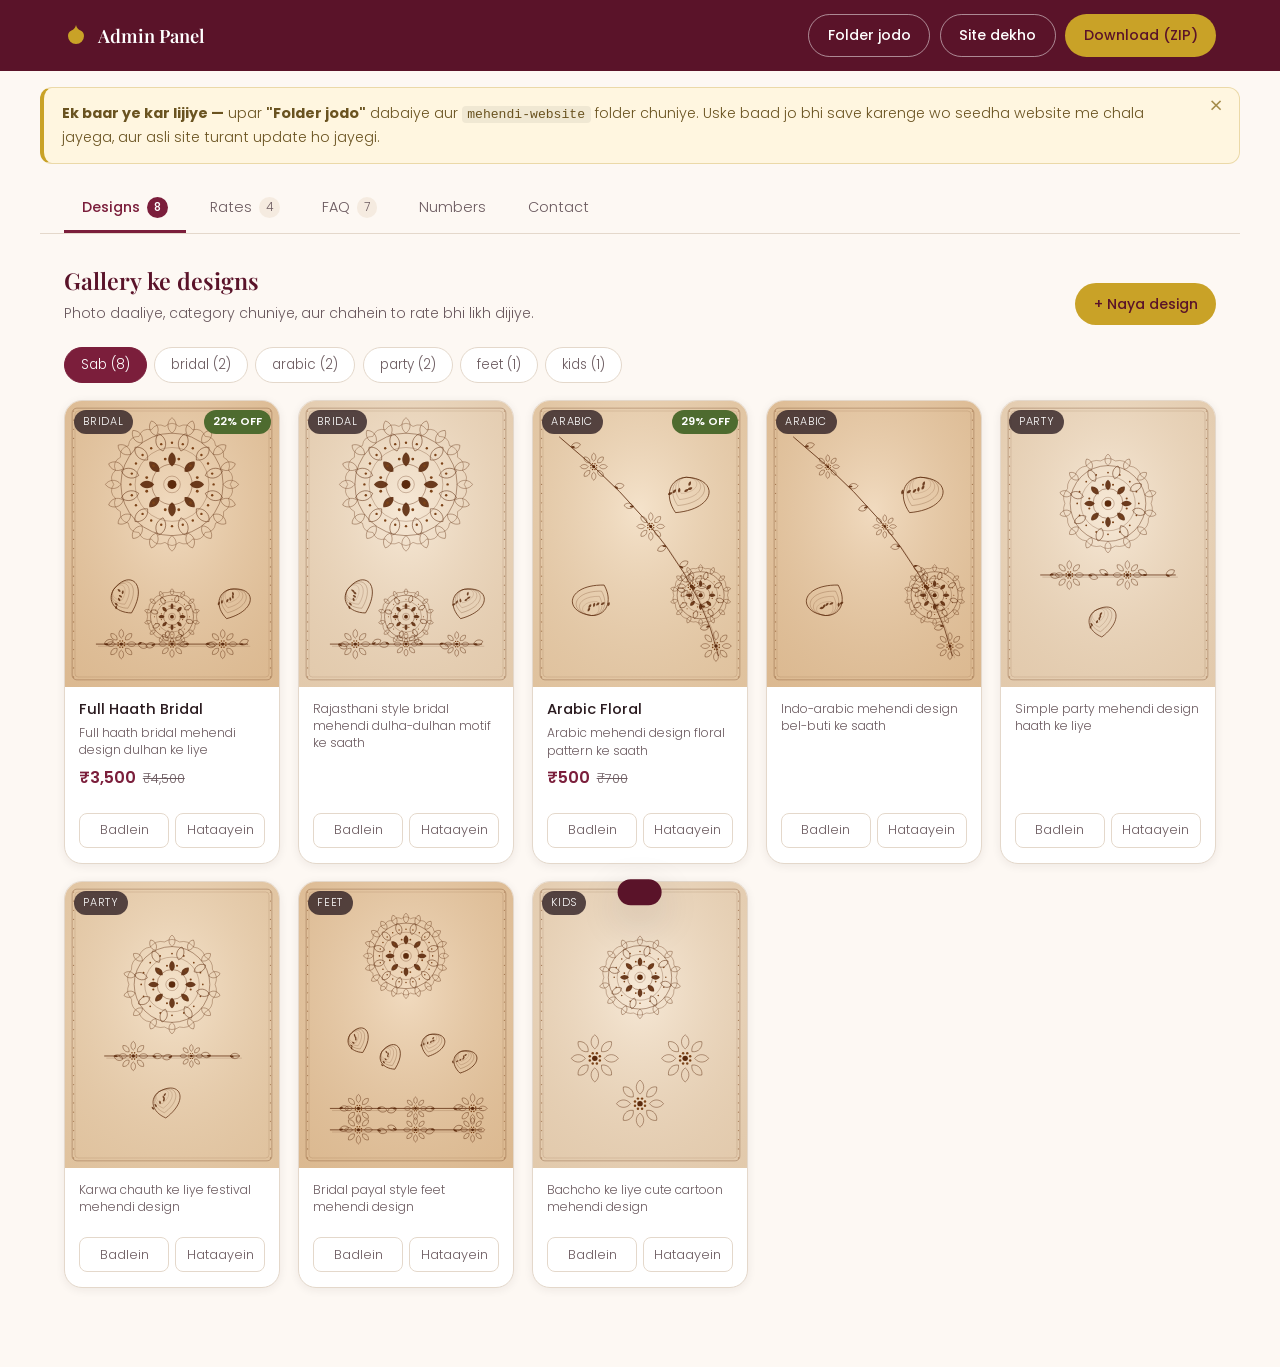
<file: admin.html>
<!DOCTYPE html>
<html lang="hi">
<head>
<meta charset="UTF-8">
<meta name="viewport" content="width=device-width, initial-scale=1.0">
<meta name="robots" content="noindex, nofollow">
<title>Admin Panel | Mehendi by Swity</title>

<link rel="icon" href="favicon.svg" type="image/svg+xml">
<link rel="preconnect" href="https://fonts.googleapis.com">
<link rel="preconnect" href="https://fonts.gstatic.com" crossorigin>
<link href="https://fonts.googleapis.com/css2?family=Playfair+Display:wght@600&family=Poppins:wght@300;400;500;600&display=swap" rel="stylesheet">
<link rel="stylesheet" href="css/admin.css">
</head>

<body>

<!-- ================= HEADER ================= -->
<header class="ad-head">
  <div class="ad-head__in">
    <div class="ad-brand">
      <svg viewBox="0 0 24 24" width="24" height="24" fill="currentColor" aria-hidden="true">
        <path d="M12 2c.6 3 2.4 4.6 4.6 5.6C19 8.7 20 10.6 20 13a8 8 0 0 1-16 0c0-2.4 1-4.3 3.4-5.4C9.6 6.6 11.4 5 12 2z"/>
      </svg>
      <span>Admin Panel</span>
    </div>
    <div class="ad-head__actions">
      <span class="ad-link" id="linkStatus"></span>
      <button class="ad-btn ad-btn--ghost" id="btnConnect">Folder jodo</button>
      <a href="index.html" target="_blank" class="ad-btn ad-btn--ghost" id="btnPreview">Site dekho</a>
      <button class="ad-btn ad-btn--primary" id="btnExport">Download (ZIP)</button>
    </div>
  </div>
</header>

<!-- ================= LOCAL-ONLY WARNING ================= -->
<div class="ad-notice" id="notice">
  <strong>Ek baar ye kar lijiye —</strong> upar <b>"Folder jodo"</b> dabaiye aur
  <code>mehendi-website</code> folder chuniye. Uske baad jo bhi save karenge wo
  seedha website me chala jayega, aur asli site turant update ho jayegi.
  <button class="ad-notice__x" id="noticeX" aria-label="Band karein">&times;</button>
</div>

<div class="ad-notice ad-notice--ok" id="noticeOk" hidden>
  <strong>Folder juda hua hai —</strong> <span id="okFolder"></span>. Ab har save
  seedha website me likha jaata hai. <b>"Site dekho"</b> dabakar check kar sakte hain.
  <button class="ad-notice__x" id="noticeOkX" aria-label="Band karein">&times;</button>
</div>

<!-- ================= TABS ================= -->
<nav class="ad-tabs" role="tablist">
  <button class="ad-tab is-active" data-tab="gallery" role="tab" aria-selected="true">Designs <span class="ad-count" id="cGallery">0</span></button>
  <button class="ad-tab" data-tab="packages" role="tab" aria-selected="false">Rates <span class="ad-count" id="cPackages">0</span></button>
  <button class="ad-tab" data-tab="faqs" role="tab" aria-selected="false">FAQ <span class="ad-count" id="cFaqs">0</span></button>
  <button class="ad-tab" data-tab="stats" role="tab" aria-selected="false">Numbers</button>
  <button class="ad-tab" data-tab="site" role="tab" aria-selected="false">Contact</button>
</nav>

<main class="ad-main">

  <!-- ============ DESIGNS ============ -->
  <section class="ad-panel is-active" data-panel="gallery">
    <div class="ad-panel__head">
      <div>
        <h2>Gallery ke designs</h2>
        <p>Photo daaliye, category chuniye, aur chahein to rate bhi likh dijiye.</p>
      </div>
      <button class="ad-btn ad-btn--primary" id="btnAddDesign">+ Naya design</button>
    </div>

    <div class="ad-filterbar" id="galleryCats"></div>
    <div class="ad-grid" id="galleryList"></div>
    <p class="ad-empty" id="galleryEmpty" hidden>Abhi koi design nahi hai. Upar "+ Naya design" dabaiye.</p>
  </section>

  <!-- ============ PACKAGES ============ -->
  <section class="ad-panel" data-panel="packages">
    <div class="ad-panel__head">
      <div>
        <h2>Packages aur rates</h2>
        <p>Original price aur discount wala rate dono daaliye — site pe kata hua price aur "OFF" badge dikhega.</p>
      </div>
      <button class="ad-btn ad-btn--primary" id="btnAddPackage">+ Naya package</button>
    </div>
    <div class="ad-list" id="packageList"></div>
    <p class="ad-empty" id="packageEmpty" hidden>Abhi koi package nahi hai.</p>
  </section>

  <!-- ============ FAQ ============ -->
  <section class="ad-panel" data-panel="faqs">
    <div class="ad-panel__head">
      <div>
        <h2>Sawaal-Jawaab</h2>
        <p>Jo sawaal client baar-baar poochhte hain, wo yahan daal dijiye.</p>
      </div>
      <button class="ad-btn ad-btn--primary" id="btnAddFaq">+ Naya sawaal</button>
    </div>
    <div class="ad-list" id="faqList"></div>
    <p class="ad-empty" id="faqEmpty" hidden>Abhi koi sawaal nahi hai.</p>
  </section>

  <!-- ============ STATS ============ -->
  <section class="ad-panel" data-panel="stats">
    <div class="ad-panel__head">
      <div>
        <h2>Hero ke neeche wale numbers</h2>
        <p>Jaise "5+ Saal ka Experience". Asli aankde hi daaliye.</p>
      </div>
      <button class="ad-btn ad-btn--primary" id="btnAddStat">+ Naya number</button>
    </div>
    <div class="ad-list" id="statList"></div>
  </section>

  <!-- ============ SITE / CONTACT ============ -->
  <section class="ad-panel" data-panel="site">
    <div class="ad-panel__head">
      <div>
        <h2>Contact aur site ki details</h2>
        <p>Naam, WhatsApp number, sheher aur social links.</p>
      </div>
    </div>

    <form class="ad-form ad-form--site" id="siteForm">
      <div class="ad-field"><label for="sBrand">Business ka naam</label>
        <input id="sBrand" data-site="brand" type="text" placeholder="Mehendi by Swity"></div>
      <div class="ad-field"><label for="sArtist">Pura naam</label>
        <input id="sArtist" data-site="artist" type="text" placeholder="Swity Tularam Kolhe"></div>
      <div class="ad-field"><label for="sShort">Chhota naam (About me)</label>
        <input id="sShort" data-site="artistShort" type="text" placeholder="Swity"></div>
      <div class="ad-field ad-field--full"><label for="sTagline">Tagline</label>
        <input id="sTagline" data-site="tagline" type="text"></div>

      <div class="ad-field"><label for="sWa">WhatsApp number <span class="ad-req">*</span></label>
        <input id="sWa" data-site="whatsapp" type="text" inputmode="numeric" placeholder="919145671694">
        <small class="ad-hint">91 ke saath, bina + aur bina space ke</small>
        <small class="ad-err" data-err="sWa"></small></div>
      <div class="ad-field"><label for="sPhone">Number (dikhane ke liye)</label>
        <input id="sPhone" data-site="phone" type="text" placeholder="+91 91456 71694"></div>
      <div class="ad-field"><label for="sEmail">Email</label>
        <input id="sEmail" data-site="email" type="email" placeholder="khaali chhodo to hide rahega">
        <small class="ad-err" data-err="sEmail"></small></div>
      <div class="ad-field"><label for="sInsta">Instagram link</label>
        <input id="sInsta" data-site="instagram" type="url" placeholder="https://instagram.com/..."></div>

      <div class="ad-field"><label for="sCity">Sheher</label>
        <input id="sCity" data-site="city" type="text" placeholder="Warud"></div>
      <div class="ad-field"><label for="sSeo">Title me jagah</label>
        <input id="sSeo" data-site="seoArea" type="text" placeholder="Warud, Amravati"></div>
      <div class="ad-field"><label for="sPin">Pincode</label>
        <input id="sPin" data-site="postalCode" type="text" inputmode="numeric" placeholder="444906"></div>
      <div class="ad-field"><label for="sWeb3">Web3Forms key (email form)</label>
        <input id="sWeb3" data-site="web3formsKey" type="text" placeholder="khaali = email button hide"></div>

      <div class="ad-field ad-field--full"><label for="sAreas">Service area (comma se alag)</label>
        <input id="sAreas" data-site="areas" type="text"
               placeholder="Warud, Morshi, Amravati, Katol, Nagpur aur aas-paas ke ilaake"></div>
    </form>

    <div class="ad-danger">
      <div>
        <h3>Sab kuch mitaayein</h3>
        <p>Admin ka saara data aur photos is browser se hat jayenge. Website ki files par koi asar nahi hoga.</p>
      </div>
      <button class="ad-btn ad-btn--danger" id="btnReset">Reset karein</button>
    </div>
  </section>

</main>

<!-- ================= DESIGN MODAL ================= -->
<div class="ad-modal" id="designModal" hidden>
  <div class="ad-modal__box" role="dialog" aria-modal="true" aria-labelledby="dmTitle">
    <div class="ad-modal__head">
      <h3 id="dmTitle">Naya design</h3>
      <button class="ad-modal__x" data-close aria-label="Band karein">&times;</button>
    </div>

    <form class="ad-form" id="designForm">
      <div class="ad-field ad-field--full">
        <label>Photo <span class="ad-req">*</span></label>
        <div class="ad-drop" id="drop">
          <input type="file" id="dFile" accept="image/*" hidden>
          <img id="dPreview" alt="" hidden>
          <div class="ad-drop__msg" id="dropMsg">
            <svg viewBox="0 0 24 24" width="34" height="34" fill="none" stroke="currentColor" stroke-width="1.5">
              <rect x="3" y="3" width="18" height="18" rx="3"/><circle cx="8.5" cy="8.5" r="1.8"/>
              <path d="m21 15-5-5L5 21"/>
            </svg>
            <b>Photo chuniye</b>
            <span>ya yahan drag karke chhod dijiye</span>
          </div>
        </div>
        <small class="ad-hint" id="dFileInfo">Badi photo apne aap chhoti kar di jayegi (max 1400px, ~200KB)</small>
        <small class="ad-err" data-err="dFile"></small>
      </div>

      <div class="ad-field">
        <label for="dCategory">Category <span class="ad-req">*</span></label>
        <input id="dCategory" list="catList" type="text" placeholder="bridal">
        <datalist id="catList"></datalist>
        <small class="ad-hint">Nayi category likh do to nayi ban jayegi</small>
        <small class="ad-err" data-err="dCategory"></small>
      </div>

      <div class="ad-field">
        <label for="dTitle">Design ka naam</label>
        <input id="dTitle" type="text" placeholder="Full haath bridal">
      </div>

      <div class="ad-field ad-field--full">
        <label for="dAlt">Photo me kya hai <span class="ad-req">*</span></label>
        <input id="dAlt" type="text" placeholder="Full haath bridal mehendi design dulhan ke liye">
        <small class="ad-hint">Google aur screen-reader ke liye — chhota sa description</small>
        <small class="ad-err" data-err="dAlt"></small>
      </div>

      <div class="ad-field">
        <label for="dMrp">Original price (₹)</label>
        <input id="dMrp" type="number" min="0" step="10" placeholder="1000">
        <small class="ad-hint">Kata hua dikhega. Khaali chhod sakte ho.</small>
      </div>

      <div class="ad-field">
        <label for="dPrice">Aaj ka price (₹)</label>
        <input id="dPrice" type="number" min="0" step="10" placeholder="800">
        <small class="ad-err" data-err="dPrice"></small>
      </div>

      <div class="ad-field ad-field--full">
        <div class="ad-discount" id="dDiscount" hidden></div>
      </div>

      <div class="ad-modal__foot ad-field--full">
        <button type="button" class="ad-btn ad-btn--ghost" data-close>Rehne dijiye</button>
        <button type="submit" class="ad-btn ad-btn--primary" id="dSave">Save karein</button>
      </div>
    </form>
  </div>
</div>

<!-- ================= PACKAGE MODAL ================= -->
<div class="ad-modal" id="packageModal" hidden>
  <div class="ad-modal__box" role="dialog" aria-modal="true" aria-labelledby="pmTitle">
    <div class="ad-modal__head">
      <h3 id="pmTitle">Naya package</h3>
      <button class="ad-modal__x" data-close aria-label="Band karein">&times;</button>
    </div>

    <form class="ad-form" id="packageForm">
      <div class="ad-field">
        <label for="pName">Package ka naam <span class="ad-req">*</span></label>
        <input id="pName" type="text" placeholder="Bridal Package">
        <small class="ad-err" data-err="pName"></small>
      </div>
      <div class="ad-field">
        <label for="pUnit">Price ke neeche ki line</label>
        <input id="pUnit" type="text" placeholder="se shuru (dono haath)">
      </div>

      <div class="ad-field">
        <label for="pMrp">Original price (₹)</label>
        <input id="pMrp" type="number" min="0" step="50" placeholder="4500">
      </div>
      <div class="ad-field">
        <label for="pPrice">Aaj ka price (₹) <span class="ad-req">*</span></label>
        <input id="pPrice" type="text" inputmode="numeric" placeholder="3500">
        <small class="ad-hint">Number likhiye, ya "Custom" jaisa koi shabd</small>
        <small class="ad-err" data-err="pPrice"></small>
      </div>

      <div class="ad-field ad-field--full">
        <div class="ad-discount" id="pDiscount" hidden></div>
      </div>

      <div class="ad-field ad-field--full">
        <label for="pDesc">Chhota description</label>
        <textarea id="pDesc" rows="2" placeholder="Dulhan ke liye complete bridal mehendi..."></textarea>
      </div>

      <div class="ad-field ad-field--full">
        <label for="pFeatures">Kya-kya milega (har line pe ek)</label>
        <textarea id="pFeatures" rows="4" placeholder="Haath kohni tak + paer&#10;Dulha-dulhan motif&#10;3-5 ghante"></textarea>
      </div>

      <div class="ad-field ad-field--full">
        <label class="ad-check">
          <input type="checkbox" id="pFeatured">
          <span>Ise "Sabse Popular" banaiye (ek waqt me ek hi)</span>
        </label>
      </div>

      <div class="ad-modal__foot ad-field--full">
        <button type="button" class="ad-btn ad-btn--ghost" data-close>Rehne dijiye</button>
        <button type="submit" class="ad-btn ad-btn--primary">Save karein</button>
      </div>
    </form>
  </div>
</div>

<!-- ================= FAQ MODAL ================= -->
<div class="ad-modal" id="faqModal" hidden>
  <div class="ad-modal__box" role="dialog" aria-modal="true" aria-labelledby="fmTitle">
    <div class="ad-modal__head">
      <h3 id="fmTitle">Naya sawaal</h3>
      <button class="ad-modal__x" data-close aria-label="Band karein">&times;</button>
    </div>
    <form class="ad-form" id="faqForm">
      <div class="ad-field ad-field--full">
        <label for="fQ">Sawaal <span class="ad-req">*</span></label>
        <input id="fQ" type="text" placeholder="Booking kitne din pehle karni chahiye?">
        <small class="ad-err" data-err="fQ"></small>
      </div>
      <div class="ad-field ad-field--full">
        <label for="fA">Jawaab <span class="ad-req">*</span></label>
        <textarea id="fA" rows="5"></textarea>
        <small class="ad-err" data-err="fA"></small>
      </div>
      <div class="ad-modal__foot ad-field--full">
        <button type="button" class="ad-btn ad-btn--ghost" data-close>Rehne dijiye</button>
        <button type="submit" class="ad-btn ad-btn--primary">Save karein</button>
      </div>
    </form>
  </div>
</div>

<!-- ================= TOAST ================= -->
<div class="ad-toast" id="toast" role="status" aria-live="polite"></div>

<script src="js/config.js"></script>
<script src="js/admin-store.js"></script>
<script src="js/admin-export.js"></script>
<script src="js/admin-publish.js"></script>
<script src="js/admin.js"></script>
</body>
</html>
</file>
<file: css/admin.css>
/* ============================================================
   ADMIN PANEL - styles
   Site ka hi rang, par kaam-kaaji layout (dashboard jaisa)
   ============================================================ */
:root {
  --maroon:      #7B1E3B;
  --maroon-dark: #5A1329;
  --maroon-lt:   #A03354;
  --mehendi:     #4E6B2F;
  --gold:        #C9A227;
  --cream:       #FDF8F3;
  --cream-2:     #F5EBE0;
  --ink:         #2B1B20;
  --ink-soft:    #6B5A5F;
  --line:        #E4D8CB;
  --white:       #fff;
  --danger:      #C0392B;
  --ok:          #2E7D4F;

  --font-head: "Playfair Display", Georgia, serif;
  --font-body: "Poppins", -apple-system, "Segoe UI", Roboto, sans-serif;
  --r:  12px;
  --r2: 18px;
  --sh:  0 2px 10px rgba(43,27,32,.07);
  --sh2: 0 14px 40px rgba(43,27,32,.18);
  --ease: cubic-bezier(.4,0,.2,1);
}

* , *::before, *::after { box-sizing: border-box; }

body {
  margin: 0;
  font-family: var(--font-body);
  font-weight: 300;
  font-size: 15px;
  line-height: 1.6;
  color: var(--ink);
  background: var(--cream);
}

h1,h2,h3 { font-family: var(--font-head); font-weight: 600; margin: 0; color: var(--maroon-dark); }
p { margin: 0; }
img { max-width: 100%; display: block; }
button, input, select, textarea { font: inherit; color: inherit; }
button { cursor: pointer; border: none; background: none; }
:focus-visible { outline: 3px solid var(--gold); outline-offset: 2px; border-radius: 5px; }

/* ---------------- Header ---------------- */
.ad-head {
  position: sticky; top: 0; z-index: 40;
  background: var(--maroon-dark);
  color: var(--white);
}
.ad-head__in {
  max-width: 1200px; margin: 0 auto;
  padding: .85rem 1.5rem;
  display: flex; align-items: center; justify-content: space-between; gap: 1rem;
}
.ad-brand {
  display: flex; align-items: center; gap: .6rem;
  font-family: var(--font-head); font-size: 1.15rem; font-weight: 600;
}
.ad-brand svg { color: var(--gold); }
.ad-head__actions { display: flex; gap: .6rem; flex-wrap: wrap; }

/* ---------------- Buttons ---------------- */
.ad-btn {
  display: inline-flex; align-items: center; justify-content: center; gap: .4rem;
  padding: .6rem 1.15rem; border-radius: 100px;
  font-size: .88rem; font-weight: 500; white-space: nowrap;
  text-decoration: none;
  transition: background .2s var(--ease), transform .15s var(--ease), color .2s var(--ease);
}
.ad-btn:hover { transform: translateY(-1px); }
.ad-btn--primary { background: var(--gold); color: var(--maroon-dark); }
.ad-btn--primary:hover { background: #DDB945; }
.ad-btn--ghost { border: 1.4px solid rgba(255,255,255,.5); color: var(--white); }
.ad-btn--ghost:hover { background: rgba(255,255,255,.14); }
.ad-btn--danger { background: var(--danger); color: var(--white); }
.ad-btn--danger:hover { background: #A93226; }
.ad-btn[disabled] { opacity: .55; pointer-events: none; }

/* panel ke andar wale ghost button gehre rang me */
.ad-main .ad-btn--ghost, .ad-modal .ad-btn--ghost {
  border-color: var(--line); color: var(--ink-soft);
}
.ad-main .ad-btn--ghost:hover, .ad-modal .ad-btn--ghost:hover {
  background: var(--cream-2); color: var(--ink);
}

/* ---------------- Notice ---------------- */
.ad-notice {
  position: relative;
  max-width: 1200px; margin: 1rem auto 0;
  padding: .9rem 2.6rem .9rem 1.1rem;
  background: #FFF6E0; border: 1px solid #EBD9A8; border-left: 4px solid var(--gold);
  border-radius: var(--r);
  font-size: .89rem; color: #6A5320;
}
.ad-notice__x {
  position: absolute; top: .35rem; right: .6rem;
  font-size: 1.5rem; line-height: 1; color: #A48B48;
}
.ad-notice[hidden] { display: none; }

/* ---------------- Tabs ---------------- */
.ad-tabs {
  max-width: 1200px; margin: 1.25rem auto 0; padding: 0 1.5rem;
  display: flex; gap: .4rem; flex-wrap: wrap;
  border-bottom: 1px solid var(--line);
}
.ad-tab {
  padding: .7rem 1.1rem;
  font-size: .9rem; color: var(--ink-soft);
  border-bottom: 3px solid transparent;
  border-radius: var(--r) var(--r) 0 0;
  display: inline-flex; align-items: center; gap: .45rem;
  transition: color .2s var(--ease), border-color .2s var(--ease), background .2s var(--ease);
}
.ad-tab:hover { background: var(--cream-2); color: var(--ink); }
.ad-tab.is-active { color: var(--maroon); border-bottom-color: var(--maroon); font-weight: 500; }
.ad-count {
  background: var(--cream-2); color: var(--ink-soft);
  font-size: .74rem; padding: .06rem .45rem; border-radius: 100px; min-width: 1.4em; text-align: center;
}
.ad-tab.is-active .ad-count { background: var(--maroon); color: var(--white); }

/* ---------------- Panels ---------------- */
.ad-main { max-width: 1200px; margin: 0 auto; padding: 1.75rem 1.5rem 5rem; }
.ad-panel { display: none; }
.ad-panel.is-active { display: block; animation: fade .25s var(--ease); }
@keyframes fade { from { opacity: 0; transform: translateY(6px); } }

.ad-panel__head {
  display: flex; align-items: flex-end; justify-content: space-between;
  gap: 1rem; flex-wrap: wrap; margin-bottom: 1.4rem;
}
.ad-panel__head h2 { font-size: 1.45rem; }
.ad-panel__head p { font-size: .88rem; color: var(--ink-soft); margin-top: .2rem; }

.ad-empty {
  text-align: center; padding: 3rem 1rem;
  color: var(--ink-soft); font-size: .92rem;
  border: 2px dashed var(--line); border-radius: var(--r2);
}
.ad-empty[hidden] { display: none; }

/* ---------------- Category filter ---------------- */
.ad-filterbar { display: flex; gap: .45rem; flex-wrap: wrap; margin-bottom: 1.1rem; }
.ad-chip {
  padding: .38rem 1rem; border-radius: 100px;
  border: 1.4px solid var(--line); background: var(--white);
  font-size: .84rem; color: var(--ink-soft);
  transition: all .2s var(--ease);
}
.ad-chip:hover { border-color: var(--maroon); color: var(--maroon); }
.ad-chip.is-active { background: var(--maroon); border-color: var(--maroon); color: var(--white); }

/* ---------------- Design grid ---------------- */
.ad-grid {
  display: grid; gap: 1.1rem;
  grid-template-columns: repeat(auto-fill, minmax(215px, 1fr));
}
.ad-card {
  background: var(--white); border: 1px solid var(--line);
  border-radius: var(--r2); overflow: hidden;
  box-shadow: var(--sh);
  display: flex; flex-direction: column;
  transition: transform .2s var(--ease), box-shadow .2s var(--ease);
}
.ad-card:hover { transform: translateY(-3px); box-shadow: var(--sh2); }
.ad-card__img {
  position: relative; aspect-ratio: 3/4;
  background: linear-gradient(135deg, var(--cream-2), var(--line));
}
.ad-card__img img { width: 100%; height: 100%; object-fit: cover; }
.ad-card__cat {
  position: absolute; top: .55rem; left: .55rem;
  background: rgba(43,27,32,.78); color: var(--white);
  font-size: .68rem; letter-spacing: .06em; text-transform: uppercase;
  padding: .2rem .6rem; border-radius: 100px;
}
.ad-card__off {
  position: absolute; top: .55rem; right: .55rem;
  background: var(--mehendi); color: var(--white);
  font-size: .7rem; font-weight: 600;
  padding: .2rem .55rem; border-radius: 100px;
}
.ad-card__body { padding: .8rem .9rem; flex: 1; display: flex; flex-direction: column; gap: .3rem; }
.ad-card__title { font-weight: 500; font-size: .92rem; line-height: 1.35; }
.ad-card__alt { font-size: .76rem; color: var(--ink-soft); line-height: 1.4; }
.ad-card__price { display: flex; align-items: baseline; gap: .4rem; margin-top: .1rem; }
.ad-card__now { font-weight: 600; color: var(--maroon); font-size: 1rem; }
.ad-card__mrp { text-decoration: line-through; color: var(--ink-soft); font-size: .82rem; }
.ad-card__acts { display: flex; gap: .4rem; padding: .6rem .9rem .9rem; }
.ad-mini {
  flex: 1; padding: .4rem; border-radius: 8px;
  border: 1.2px solid var(--line); background: var(--white);
  font-size: .8rem; color: var(--ink-soft);
  transition: all .18s var(--ease);
}
.ad-mini:hover { border-color: var(--maroon); color: var(--maroon); }
.ad-mini--del:hover { border-color: var(--danger); color: var(--danger); background: #FDF2F0; }

/* ---------------- Lists (packages / faq / stats) ---------------- */
.ad-list { display: flex; flex-direction: column; gap: .8rem; }
.ad-row {
  background: var(--white); border: 1px solid var(--line);
  border-radius: var(--r2); padding: 1.1rem 1.25rem;
  display: flex; align-items: center; gap: 1rem; flex-wrap: wrap;
  box-shadow: var(--sh);
}
.ad-row--featured { border-color: var(--gold); border-width: 2px; }
.ad-row__main { flex: 1 1 260px; min-width: 0; }
.ad-row__title { font-weight: 500; display: flex; align-items: center; gap: .5rem; flex-wrap: wrap; }
.ad-row__sub { font-size: .83rem; color: var(--ink-soft); margin-top: .15rem; }
.ad-row__acts { display: flex; gap: .45rem; }
.ad-tag {
  background: var(--gold); color: var(--maroon-dark);
  font-size: .68rem; font-weight: 600; letter-spacing: .06em; text-transform: uppercase;
  padding: .12rem .5rem; border-radius: 100px;
}
.ad-price { display: flex; align-items: baseline; gap: .45rem; flex: 0 0 auto; }
.ad-price__now { font-family: var(--font-head); font-size: 1.35rem; font-weight: 600; color: var(--maroon); }
.ad-price__mrp { text-decoration: line-through; color: var(--ink-soft); font-size: .88rem; }
.ad-price__off { color: var(--mehendi); font-weight: 600; font-size: .8rem; }

/* ---------------- Forms ---------------- */
.ad-form { display: grid; grid-template-columns: 1fr 1fr; gap: 1rem; }
.ad-field { display: flex; flex-direction: column; gap: .32rem; min-width: 0; }
.ad-field--full { grid-column: 1 / -1; }
.ad-field label { font-size: .82rem; font-weight: 500; }
.ad-req { color: var(--maroon); }

.ad-field input, .ad-field textarea, .ad-field select {
  padding: .65rem .8rem;
  border: 1.4px solid var(--line); border-radius: 9px;
  background: var(--cream); font-size: .9rem; font-weight: 300;
  width: 100%;
  transition: border-color .18s var(--ease), background .18s var(--ease);
}
.ad-field textarea { resize: vertical; }
.ad-field input:focus, .ad-field textarea:focus {
  border-color: var(--maroon); background: var(--white); outline: none;
}
.ad-field.has-error input, .ad-field.has-error textarea { border-color: var(--danger); background: #FDF2F0; }

.ad-hint { font-size: .74rem; color: var(--ink-soft); }
.ad-err { font-size: .75rem; color: var(--danger); min-height: 0; }
.ad-err:empty { display: none; }

.ad-check { display: flex; align-items: center; gap: .55rem; font-size: .88rem; cursor: pointer; }
.ad-check input { width: auto; }

.ad-form--site { background: var(--white); border: 1px solid var(--line);
  border-radius: var(--r2); padding: 1.6rem; box-shadow: var(--sh); }

/* ---------------- Photo drop ---------------- */
.ad-drop {
  position: relative;
  border: 2px dashed var(--line); border-radius: var(--r2);
  background: var(--cream);
  min-height: 210px;
  display: grid; place-items: center;
  cursor: pointer; overflow: hidden;
  transition: border-color .2s var(--ease), background .2s var(--ease);
}
.ad-drop:hover, .ad-drop.is-over { border-color: var(--maroon); background: var(--cream-2); }
.ad-drop img { max-height: 300px; width: auto; object-fit: contain; }
.ad-drop__msg {
  display: flex; flex-direction: column; align-items: center; gap: .3rem;
  color: var(--ink-soft); text-align: center; padding: 1.5rem;
}
.ad-drop__msg b { color: var(--ink); font-weight: 500; font-size: .92rem; }
.ad-drop__msg span { font-size: .8rem; }
.ad-drop__msg[hidden] { display: none; }

/* ---------------- Discount box ---------------- */
.ad-discount {
  background: #EFF6EC; border: 1px solid #CBE3C0; border-radius: var(--r);
  padding: .7rem .9rem; font-size: .86rem; color: var(--ok);
  display: flex; align-items: center; gap: .5rem; flex-wrap: wrap;
}
.ad-discount[hidden] { display: none; }
.ad-discount.is-bad { background: #FDF2F0; border-color: #F0C8C2; color: var(--danger); }
.ad-discount b { font-size: 1.05rem; }

/* ---------------- Modal ---------------- */
.ad-modal {
  position: fixed; inset: 0; z-index: 60;
  background: rgba(28,16,20,.6);
  display: grid; place-items: center; padding: 1.5rem;
  overflow-y: auto;
  animation: fade .2s var(--ease);
}
.ad-modal[hidden] { display: none; }
.ad-modal__box {
  background: var(--cream); border-radius: var(--r2);
  width: min(660px, 100%); max-height: 92vh; overflow-y: auto;
  box-shadow: var(--sh2);
}
.ad-modal__head {
  position: sticky; top: 0; z-index: 1;
  display: flex; align-items: center; justify-content: space-between;
  padding: 1.1rem 1.5rem; background: var(--cream);
  border-bottom: 1px solid var(--line);
}
.ad-modal__head h3 { font-size: 1.2rem; }
.ad-modal__x { font-size: 1.8rem; line-height: 1; color: var(--ink-soft); }
.ad-modal__x:hover { color: var(--ink); }
.ad-modal .ad-form { padding: 1.5rem; }
.ad-modal__foot {
  display: flex; justify-content: flex-end; gap: .6rem;
  padding-top: .4rem; border-top: 1px solid var(--line); margin-top: .3rem;
}
.ad-modal__foot .ad-btn { padding-top: .65rem; padding-bottom: .65rem; }

/* ---------------- Danger zone ---------------- */
.ad-danger {
  margin-top: 1.75rem; padding: 1.25rem 1.5rem;
  background: #FDF2F0; border: 1px solid #F0C8C2; border-radius: var(--r2);
  display: flex; align-items: center; justify-content: space-between; gap: 1rem; flex-wrap: wrap;
}
.ad-danger h3 { font-size: 1.05rem; color: var(--danger); }
.ad-danger p { font-size: .84rem; color: var(--ink-soft); margin-top: .15rem; }

/* ---------------- Toast ---------------- */
.ad-toast {
  position: fixed; left: 50%; bottom: 1.75rem; transform: translate(-50%, 130%);
  z-index: 80;
  background: var(--maroon-dark); color: var(--white);
  padding: .8rem 1.4rem; border-radius: 100px;
  font-size: .88rem; box-shadow: var(--sh2);
  transition: transform .3s var(--ease);
  max-width: calc(100vw - 2rem);
}
.ad-toast.is-on { transform: translate(-50%, 0); }
.ad-toast.is-err { background: var(--danger); }
.ad-toast.is-ok { background: var(--ok); }

/* ---------------- Responsive ---------------- */
@media (max-width: 720px) {
  .ad-head__in { padding: .7rem 1rem; }
  .ad-brand span { display: none; }
  .ad-tabs, .ad-main { padding-left: 1rem; padding-right: 1rem; }
  .ad-notice { margin-left: 1rem; margin-right: 1rem; }
  .ad-form { grid-template-columns: 1fr; }
  .ad-field--full { grid-column: auto; }
  .ad-panel__head { align-items: stretch; }
  .ad-panel__head .ad-btn { width: 100%; }
  .ad-grid { grid-template-columns: repeat(auto-fill, minmax(150px, 1fr)); gap: .8rem; }
  .ad-row { padding: 1rem; }
  .ad-row__acts { width: 100%; }
  .ad-row__acts .ad-mini { flex: 1; }
  .ad-modal { padding: 0; }
  .ad-modal__box { max-height: 100vh; border-radius: 0; width: 100%; }
  .ad-form--site { padding: 1.1rem; }
}

@media (prefers-reduced-motion: reduce) {
  *, *::before, *::after {
    animation-duration: .01ms !important;
    transition-duration: .01ms !important;
  }
}

/* ---------------- Folder link status ---------------- */
.ad-link {
  display: inline-flex; align-items: center; gap: .4rem;
  font-size: .8rem; color: rgba(255,255,255,.75);
  padding-right: .3rem;
}
.ad-link::before {
  content: ""; width: 8px; height: 8px; border-radius: 50%;
  background: rgba(255,255,255,.35); flex-shrink: 0;
}
.ad-link.is-on::before { background: #5DD37F; box-shadow: 0 0 0 3px rgba(93,211,127,.25); }
.ad-link:empty { display: none; }

.ad-notice--ok {
  background: #EFF6EC; border-color: #CBE3C0; border-left-color: var(--ok);
  color: #2C5A3C;
}
.ad-notice--ok .ad-notice__x { color: #6A9478; }
.ad-notice code {
  background: rgba(0,0,0,.06); padding: .05rem .35rem; border-radius: 4px;
  font-size: .92em;
}
</file>
